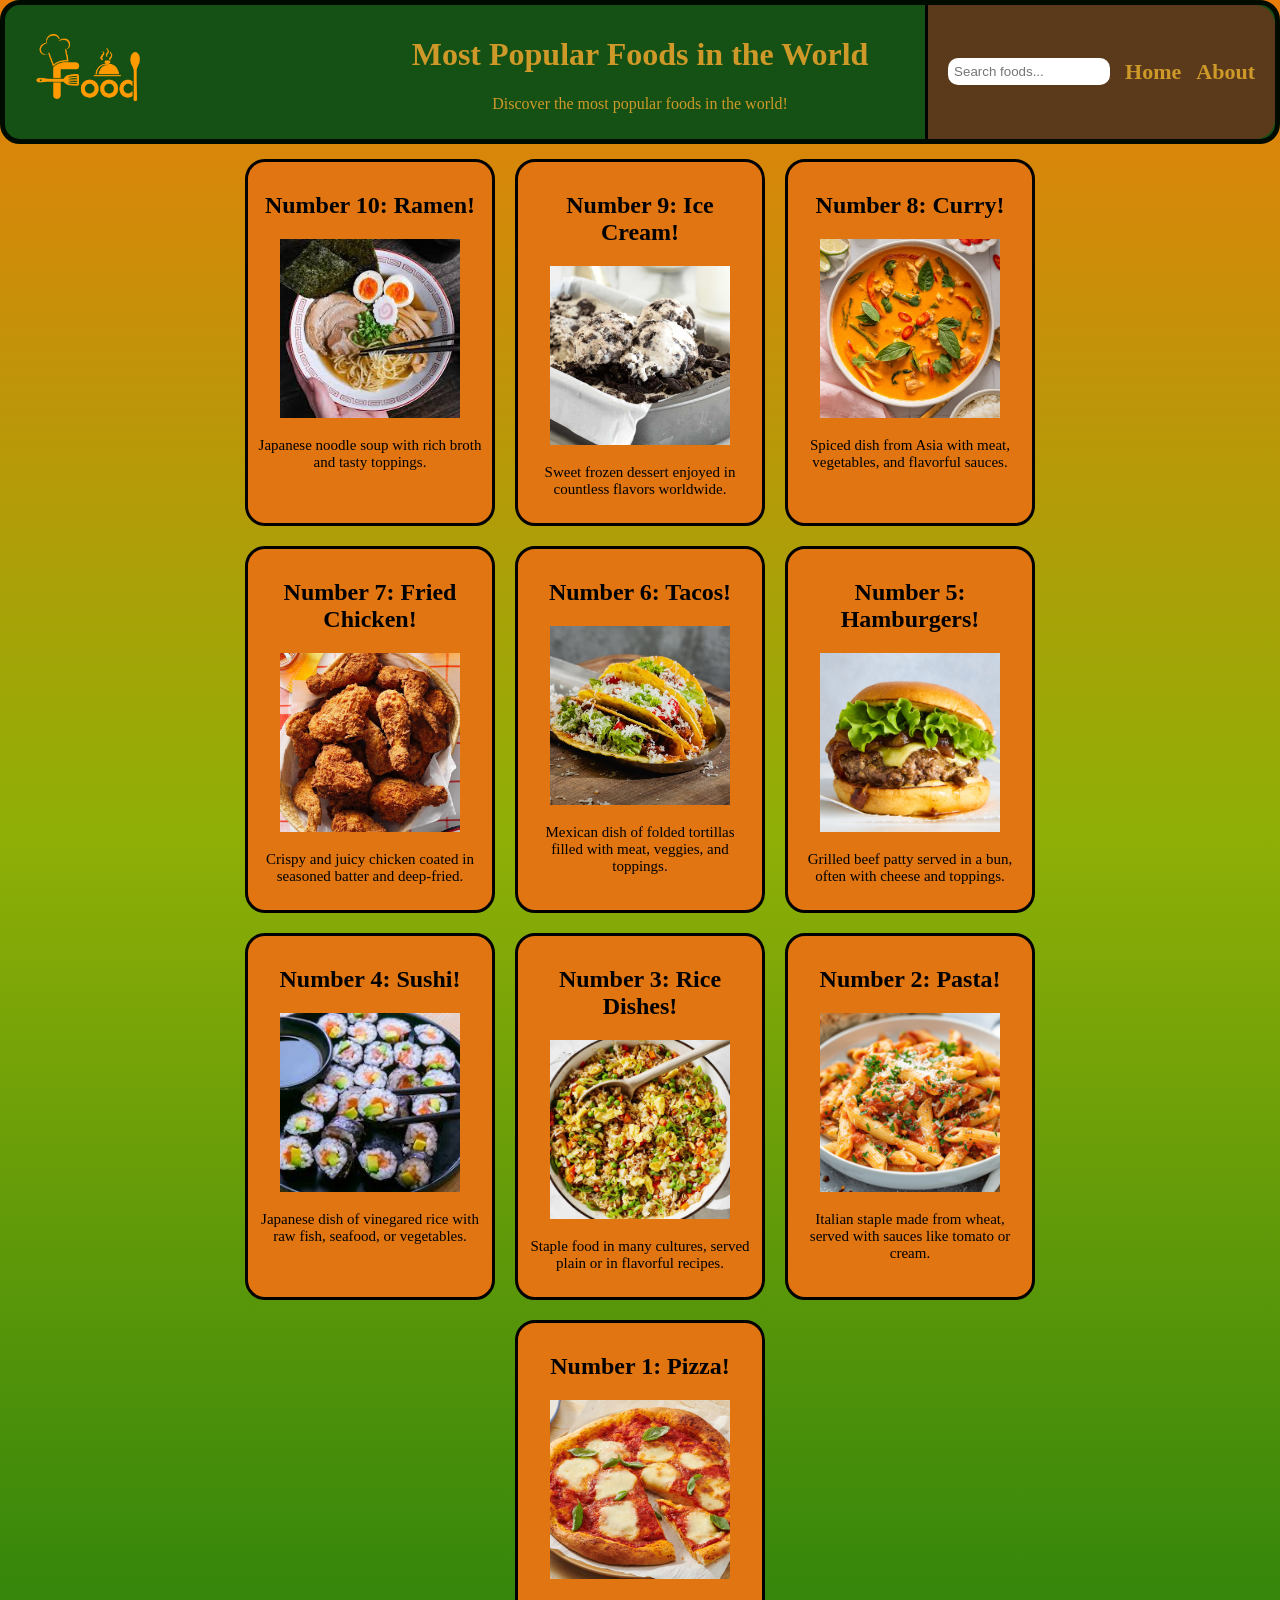
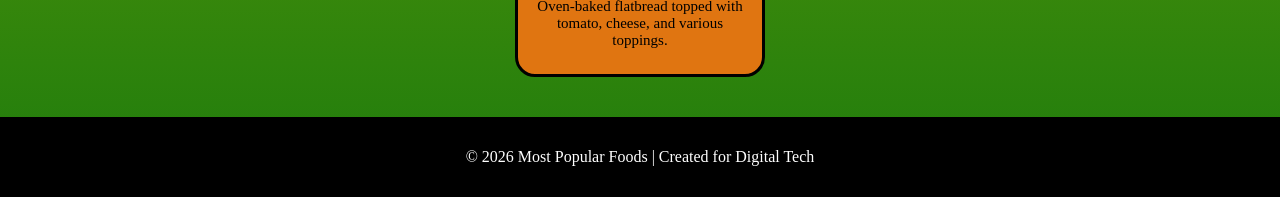
<file: index.html>
<!DOCTYPE html>
<html lang="en">
<head>
  <meta charset="UTF-8">
  <title>Food-Home</title>
  <link rel="stylesheet" href="Style.CSS">

  
  <link rel="icon" type="image/png" href="Images/WebsiteLogo.png">
</head>

<body>

<div class="NavBar">

  <img src="Images/WebsiteLogo.png" alt="Logo">

  <h1>Most Popular Foods in the World</h1>

  <p>Discover the most popular foods in the world!</p>

  <div class="NavRight">

    <input type="text" placeholder="Search foods..." class="SearchBar">

    <div class="NavLinks">
      <a href="index.html">Home</a>
      <a href="About.html">About</a>
    </div>

  </div>

</div>

<div class="Grid">

  <div class="box">
    <a href="FoodPages/RamenPage10.html">
      <h2>Number 10: Ramen!</h2>
      <img src="Images/Ramen.jpeg" alt="Ramen">
      <p>Japanese noodle soup with rich broth and tasty toppings.</p>
    </a>
  </div>

  <div class="box">
    <a href="FoodPages/IceCreamPage9.html">
      <h2>Number 9: Ice Cream!</h2>
      <img src="Images/cookies-and-cream.jpeg" alt="Ice Cream">
      <p>Sweet frozen dessert enjoyed in countless flavors worldwide.</p>
    </a>
  </div>

  <div class="box">
    <a href="FoodPages/CurryPage8.html">
      <h2>Number 8: Curry!</h2>
      <img src="Images/curry.jpg" alt="Curry">
      <p>Spiced dish from Asia with meat, vegetables, and flavorful sauces.</p>
    </a>
  </div>

  <div class="box">
    <a href="FoodPages/FriedChickenPage7.html">
      <h2>Number 7: Fried Chicken!</h2>
      <img src="Images/fried-chicken.jpg" alt="Fried Chicken">
      <p>Crispy and juicy chicken coated in seasoned batter and deep-fried.</p>
    </a>
  </div>

  <div class="box">
    <a href="FoodPages/TacosPage6.html">
      <h2>Number 6: Tacos!</h2>
      <img src="Images/Tacos.jpg" alt="Tacos">
      <p>Mexican dish of folded tortillas filled with meat, veggies, and toppings.</p>
    </a>
  </div>

  <div class="box">
    <a href="FoodPages/Hamburgers5.html">
      <h2>Number 5: Hamburgers!</h2>
      <img src="Images/Burger.jpg" alt="Hamburgers">
      <p>Grilled beef patty served in a bun, often with cheese and toppings.</p>
    </a>
  </div>

  <div class="box">
    <a href="FoodPages/SushiPage4.html">
      <h2>Number 4: Sushi!</h2>
      <img src="Images/sushi.jpeg" alt="Sushi">
      <p>Japanese dish of vinegared rice with raw fish, seafood, or vegetables.</p>
    </a>
  </div>

  <div class="box">
    <a href="FoodPages/RiceDishesPage3.html">
      <h2>Number 3: Rice Dishes!</h2>
      <img src="Images/RiceDishes.jpg" alt="Rice Dishes">
      <p>Staple food in many cultures, served plain or in flavorful recipes.</p>
    </a>
  </div>

  <div class="box">
    <a href="FoodPages/PastaPage2.html">
      <h2>Number 2: Pasta!</h2>
      <img src="Images/Pasta.png" alt="Pasta">
      <p>Italian staple made from wheat, served with sauces like tomato or cream.</p>
    </a>
  </div>

  <div class="box">
    <a href="FoodPages/PizzaPage1.html">
      <h2>Number 1: Pizza!</h2>
      <img src="Images/Pizza.jpg" alt="Pizza">
      <p>Oven-baked flatbread topped with tomato, cheese, and various toppings.</p>
    </a>
  </div>

</div>

<a href="#" class="BackToTop">↑ Top</a>

<div class="Footer">
  <p>© 2026 Most Popular Foods | Created for Digital Tech</p>
</div>

<!-- JavaScript features -->

<script>
const btn = document.querySelector(".BackToTop");

window.addEventListener("scroll", () => {
  if (window.scrollY > 200) {
    btn.style.display = "block";
  } else {
    btn.style.display = "none";
  }
});
</script>

<script>
const search = document.querySelector(".SearchBar");
const boxes = document.querySelectorAll(".box");

search.addEventListener("keyup", () => {
  const value = search.value.toLowerCase();

  boxes.forEach(box => {
    const text = box.innerText.toLowerCase();
    box.style.display = text.includes(value) ? "block" : "none";
  });
});
</script>

<script>
window.onload = () => {
  document.body.style.opacity = "1";
};
</script>

</body>
</html>
</file>
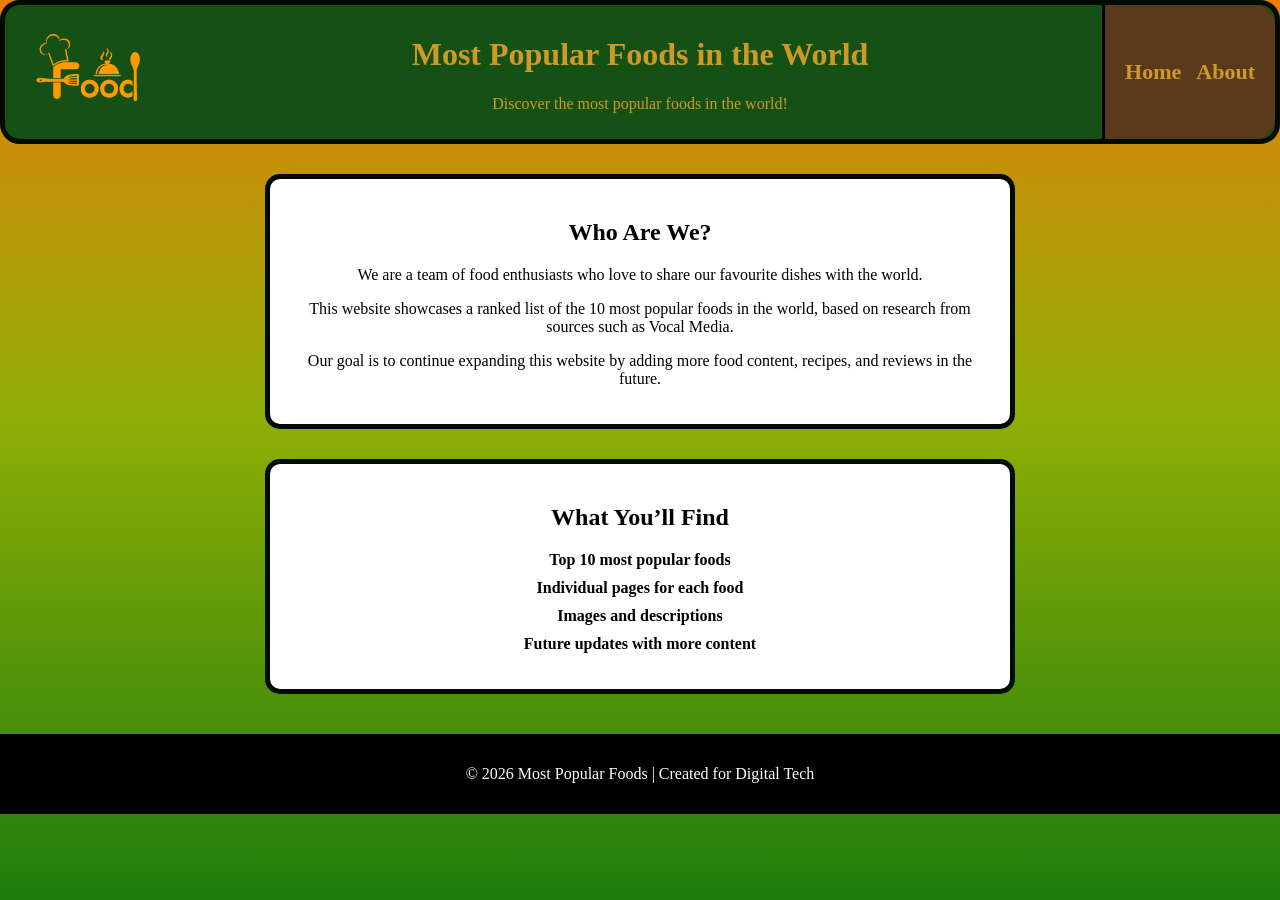
<file: About.html>
<!DOCTYPE html>
<html lang="en">
<head>
  <meta charset="UTF-8">
  <link rel="stylesheet" href="Style.CSS">
  <title>About us</title>

<link rel="icon" type="image/png" href="Images/WebsiteLogo.png">

  <style>
    body {
      background-color: #4158D0;
      background-image: linear-gradient(180deg, #e87d0a 0%, #90af06 46%, #1e7c0d 100%);
      margin: 0;
      min-height: 100vh;
    }
  </style>
</head>

<body>

<div class="NavBar">

  <img src="Images/WebsiteLogo.png" alt="Logo">

  <h1>Most Popular Foods in the World</h1>
  <p>Discover the most popular foods in the world!</p>

  <div class="NavRight">



    <div class="NavLinks">
      <a href="index.html">Home</a>
      <a href="About.html">About</a>
    </div>

  </div>

</div>

<div class="AboutContainer">

  <h2>Who Are We?</h2>

  <p>We are a team of food enthusiasts who love to share our favourite dishes with the world.</p>

  <p>This website showcases a ranked list of the 10 most popular foods in the world, based on research from sources such as Vocal Media.</p>

  <p>Our goal is to continue expanding this website by adding more food content, recipes, and reviews in the future.</p>

</div>

<div class="AboutExtra">

  <h2>What You’ll Find</h2>

  <ul>
    <li>Top 10 most popular foods</li>
    <li>Individual pages for each food</li>
    <li>Images and descriptions</li>
    <li>Future updates with more content</li>
  </ul>

</div>

<a href="#" class="BackToTop">↑ Top</a>

<div class="Footer">
  <p>© 2026 Most Popular Foods | Created for Digital Tech</p>
</div>

<script>
window.onload = () => {
  document.body.style.opacity = "1";
};
</script>

</body>
</html>
</file>
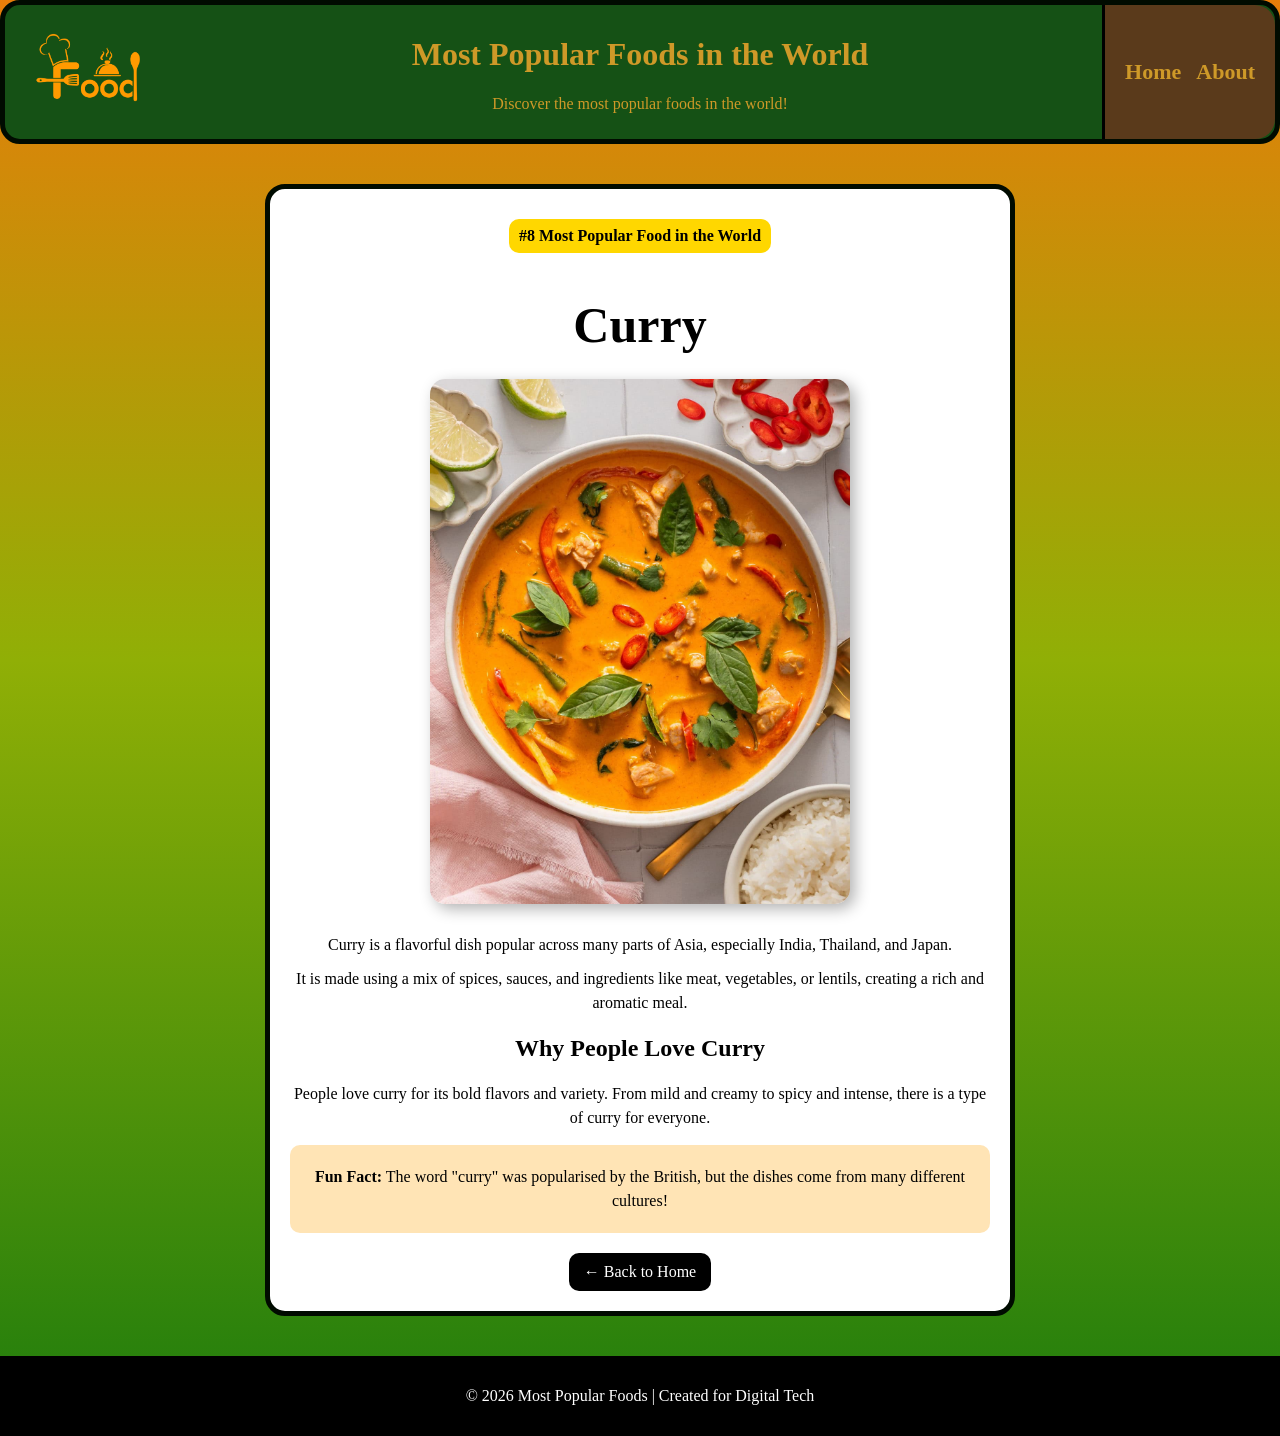
<file: FoodPages/CurryPage8.html>
<!DOCTYPE html>
<html lang="en">
<head>
<link rel="stylesheet" href="../Style.CSS">
<title>Curry</title>
<link rel="icon" type="image/png" href="../Images/WebsiteLogo.png">
</head>

<body>

<div class="NavBar">

  <img src="../Images/WebsiteLogo.png" alt="Logo">

  <h1>Most Popular Foods in the World</h1>

  <p>Discover the most popular foods in the world!</p>

  <div class="NavRight">


    <div class="NavLinks">
      <a href="../index.html">Home</a>
      <a href="../About.html">About</a>
    </div>

  </div>
</div>

<style>
body {
    background-color: #4158D0;
    background-image: linear-gradient(180deg, #e87d0a 0%, #90af06 46%, #1e7c0d 100%);
    margin: 0;
    min-height: 100vh;
}
</style>

<div class="FoodPage">

  <p class="Rating">#8 Most Popular Food in the World</p>

  <h1>Curry</h1>

  <img src="../Images/curry.jpg" alt="Curry">

  <p>
    Curry is a flavorful dish popular across many parts of Asia,
    especially India, Thailand, and Japan.
  </p>

  <p>
    It is made using a mix of spices, sauces, and ingredients like meat,
    vegetables, or lentils, creating a rich and aromatic meal.
  </p>

  <h2>Why People Love Curry</h2>

  <p>
    People love curry for its bold flavors and variety.
    From mild and creamy to spicy and intense, there is a type of curry for everyone.
  </p>

  <div class="FunFact">
    <p><strong>Fun Fact:</strong> The word "curry" was popularised by the British, but the dishes come from many different cultures!</p>
  </div>

  <a href="../index.html" class="BackButton">← Back to Home</a>

</div>

<a href="#" class="BackToTop">↑ Top</a>

<div class="Footer">
  <p>© 2026 Most Popular Foods | Created for Digital Tech</p>
</div>

<script id="m3x9k1">
const btn = document.querySelector(".BackToTop");

window.addEventListener("scroll", () => {
  if (window.scrollY > 200) {
    btn.style.display = "block";
  } else {
    btn.style.display = "none";
  }
});
</script>

<script>
window.onload = () => {
  document.body.style.opacity = "1";
};
</script>

</body>
</html>
</file>
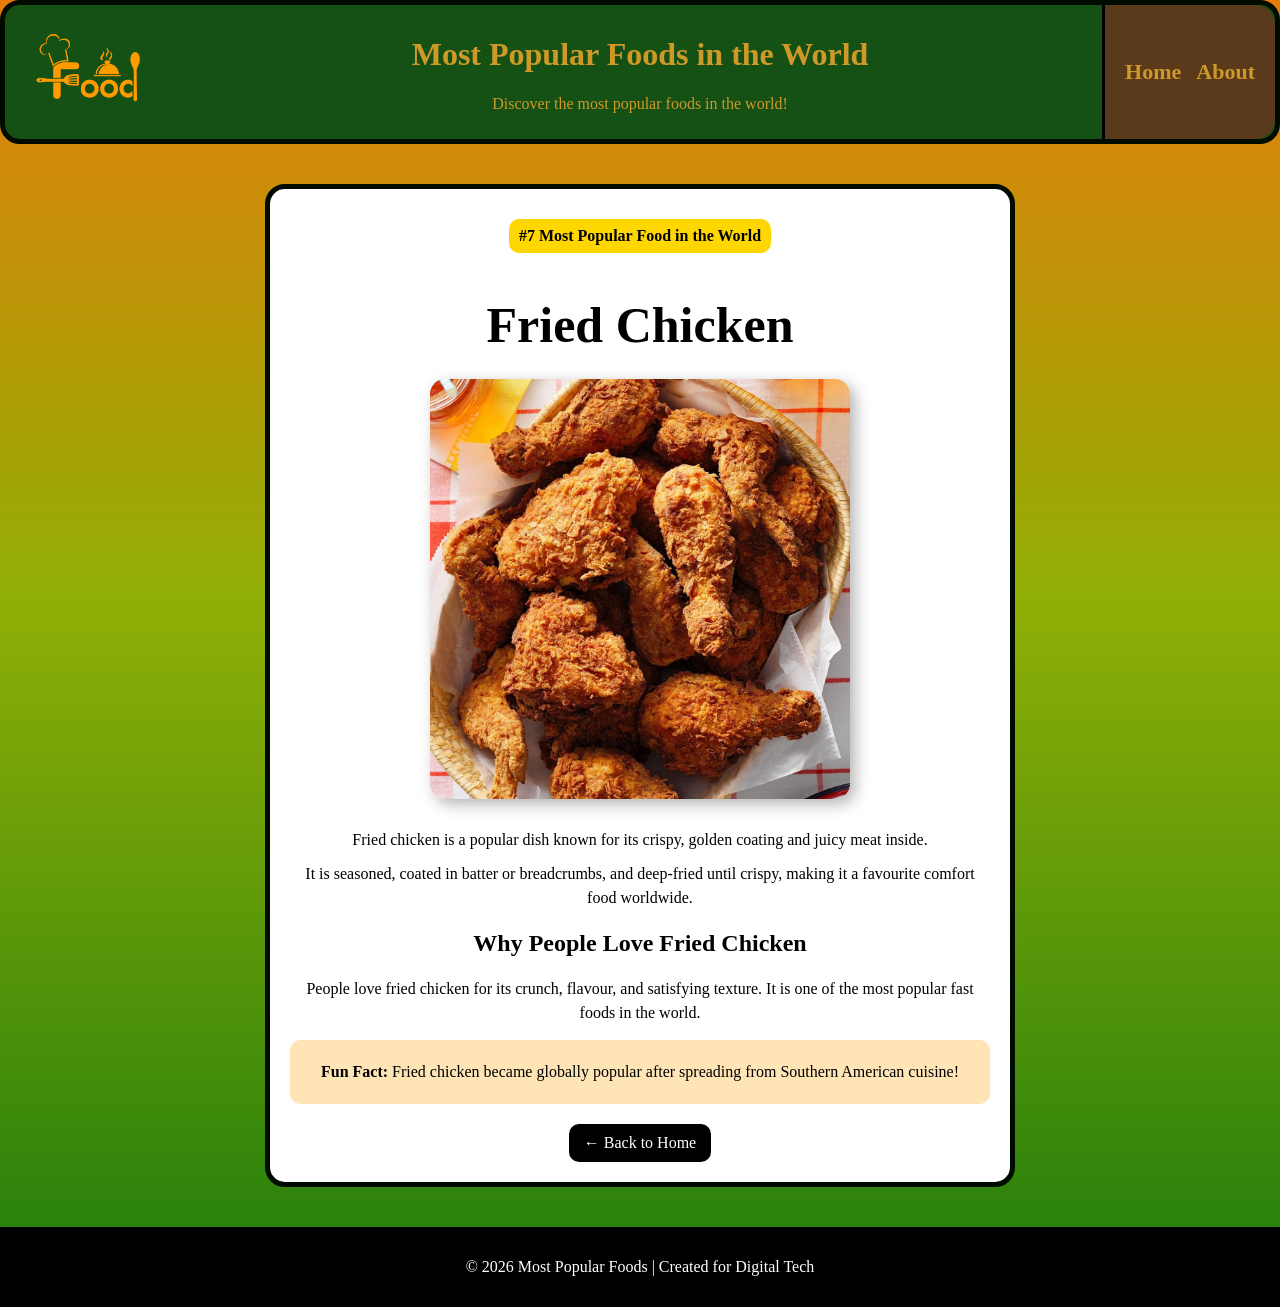
<file: FoodPages/FriedChickenPage7.html>
<!DOCTYPE html>
<html lang="en">
<head>
<link rel="stylesheet" href="../Style.CSS">
<title>Fried Chicken</title>
<link rel="icon" type="image/png" href="../Images/WebsiteLogo.png">
</head>

<body>

<div class="NavBar">

  <img src="../Images/WebsiteLogo.png" alt="Logo">

  <h1>Most Popular Foods in the World</h1>

  <p>Discover the most popular foods in the world!</p>

  <div class="NavRight">


    <div class="NavLinks">
      <a href="../index.html">Home</a>
      <a href="../About.html">About</a>
    </div>

  </div>
</div>

<style>
body {
    background-color: #4158D0;
    background-image: linear-gradient(180deg, #e87d0a 0%, #90af06 46%, #1e7c0d 100%);
    margin: 0;
    min-height: 100vh;
}
</style>

<div class="FoodPage">

  <p class="Rating">#7 Most Popular Food in the World</p>

  <h1>Fried Chicken</h1>

  <img src="../Images/fried-chicken.jpg" alt="Fried Chicken">

  <p>
    Fried chicken is a popular dish known for its crispy, golden coating
    and juicy meat inside.
  </p>

  <p>
    It is seasoned, coated in batter or breadcrumbs, and deep-fried until crispy,
    making it a favourite comfort food worldwide.
  </p>

  <h2>Why People Love Fried Chicken</h2>

  <p>
    People love fried chicken for its crunch, flavour, and satisfying texture.
    It is one of the most popular fast foods in the world.
  </p>

  <div class="FunFact">
    <p><strong>Fun Fact:</strong> Fried chicken became globally popular after spreading from Southern American cuisine!</p>
  </div>

  <a href="../index.html" class="BackButton">← Back to Home</a>

</div>

<a href="#" class="BackToTop">↑ Top</a>

<div class="Footer">
  <p>© 2026 Most Popular Foods | Created for Digital Tech</p>
</div>

<script id="m3x9k1">
const btn = document.querySelector(".BackToTop");

window.addEventListener("scroll", () => {
  if (window.scrollY > 200) {
    btn.style.display = "block";
  } else {
    btn.style.display = "none";
  }
});
</script>

<script>
window.onload = () => {
  document.body.style.opacity = "1";
};
</script>

</body>
</html>
</file>
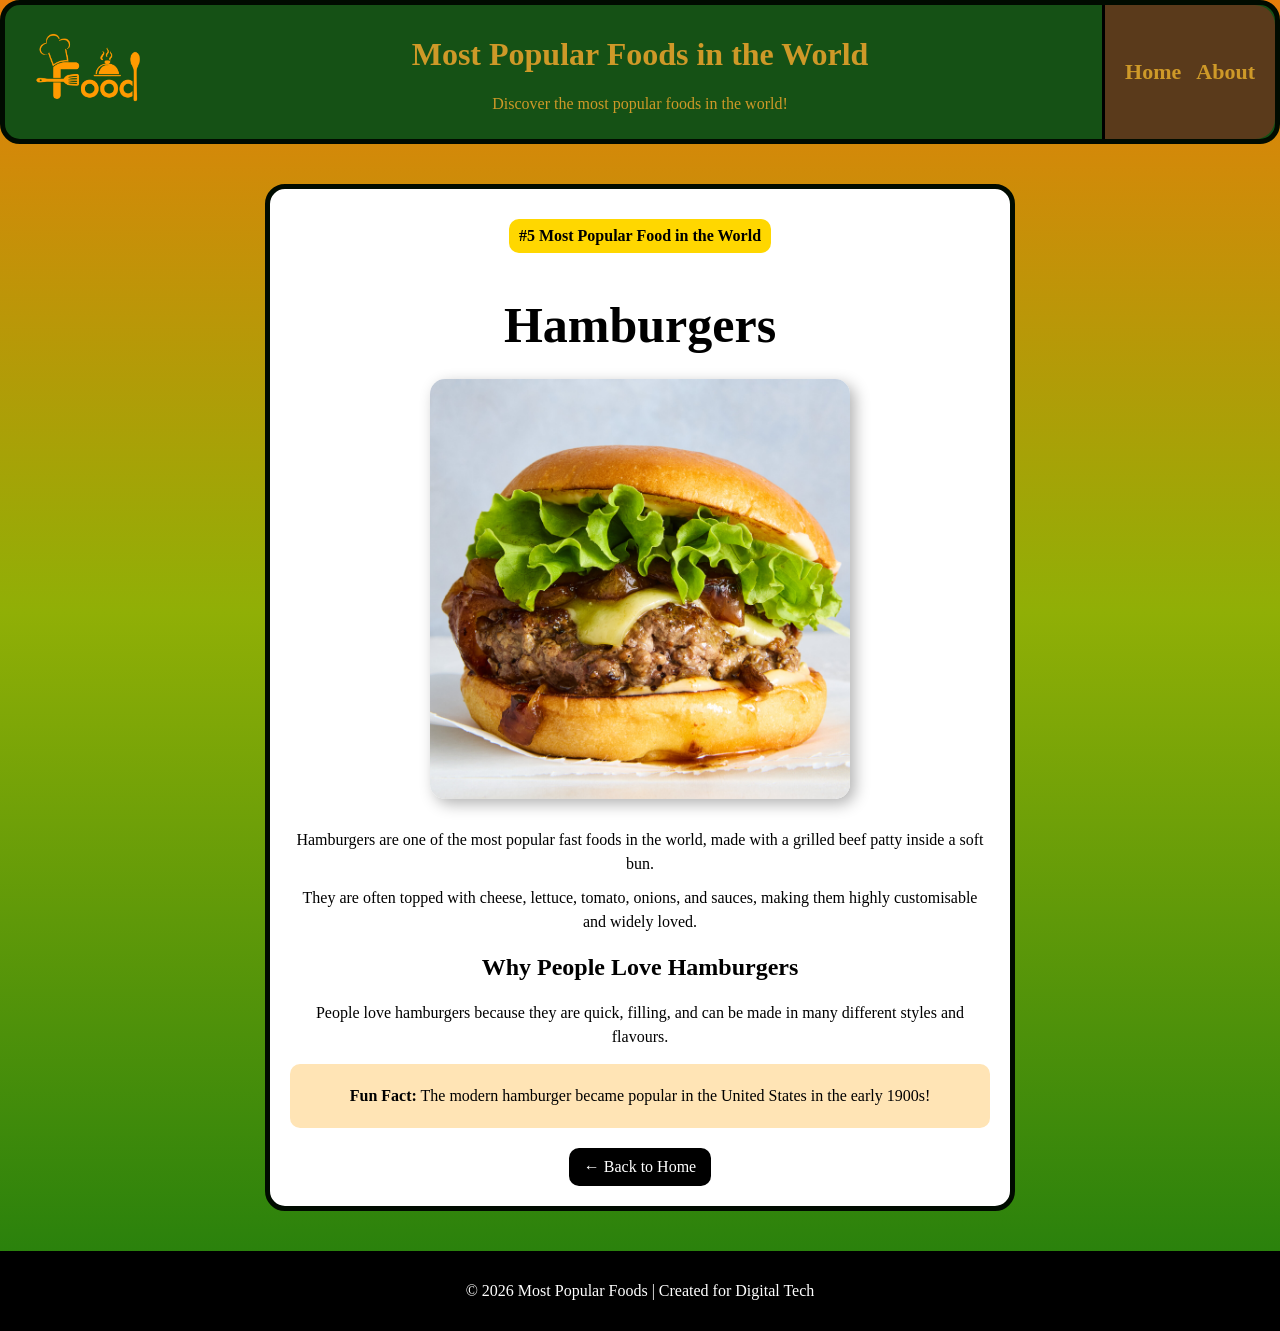
<file: FoodPages/Hamburgers5.html>
<!DOCTYPE html>
<html lang="en">
<head>
<link rel="stylesheet" href="../Style.CSS">
<title>Hamburgers</title>
<link rel="icon" type="image/png" href="../Images/WebsiteLogo.png">
</head>

<body>

<div class="NavBar">

  <img src="../Images/WebsiteLogo.png" alt="Logo">

  <h1>Most Popular Foods in the World</h1>

  <p>Discover the most popular foods in the world!</p>

  <div class="NavRight">


    <div class="NavLinks">
      <a href="../index.html">Home</a>
      <a href="../About.html">About</a>
    </div>

  </div>
</div>

<style>
body {
    background-color: #4158D0;
    background-image: linear-gradient(180deg, #e87d0a 0%, #90af06 46%, #1e7c0d 100%);
    margin: 0;
    min-height: 100vh;
}
</style>

<div class="FoodPage">

  <p class="Rating">#5 Most Popular Food in the World</p>

  <h1>Hamburgers</h1>

  <img src="../Images/Burger.jpg" alt="Hamburger">

  <p>
    Hamburgers are one of the most popular fast foods in the world,
    made with a grilled beef patty inside a soft bun.
  </p>

  <p>
    They are often topped with cheese, lettuce, tomato, onions, and sauces,
    making them highly customisable and widely loved.
  </p>

  <h2>Why People Love Hamburgers</h2>

  <p>
    People love hamburgers because they are quick, filling, and can be
    made in many different styles and flavours.
  </p>

  <div class="FunFact">
    <p><strong>Fun Fact:</strong> The modern hamburger became popular in the United States in the early 1900s!</p>
  </div>

  <a href="../index.html" class="BackButton">← Back to Home</a>

</div>

<a href="#" class="BackToTop">↑ Top</a>

<div class="Footer">
  <p>© 2026 Most Popular Foods | Created for Digital Tech</p>
</div>

<script id="m3x9k1">
const btn = document.querySelector(".BackToTop");

window.addEventListener("scroll", () => {
  if (window.scrollY > 200) {
    btn.style.display = "block";
  } else {
    btn.style.display = "none";
  }
});
</script>

<script>
window.onload = () => {
  document.body.style.opacity = "1";
};
</script>

</body>
</html>
</file>
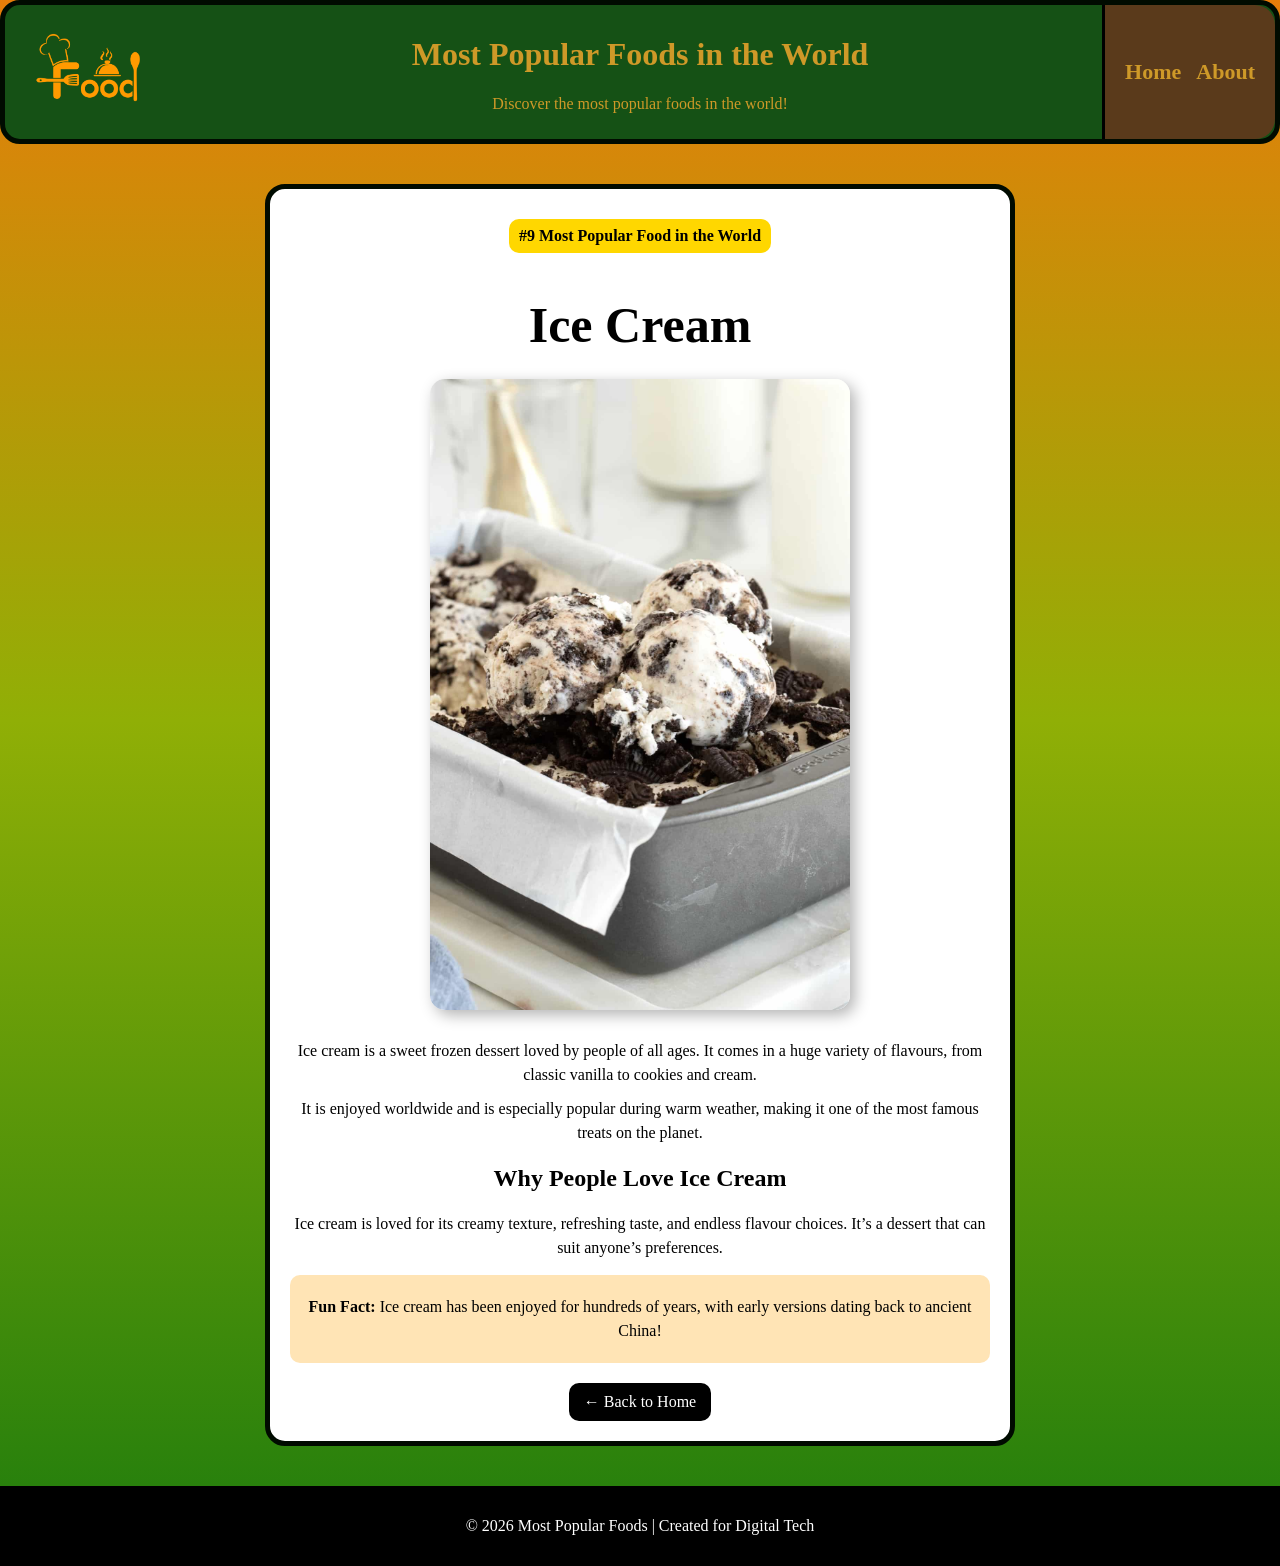
<file: FoodPages/IceCreamPage9.html>
<!DOCTYPE html>
<html lang="en">
<head>
<link rel="stylesheet" href="../Style.CSS">
<title>Ice Cream</title>
<link rel="icon" type="image/png" href="../Images/WebsiteLogo.png">
</head>

<body>

<div class="NavBar">

<img src="../Images/WebsiteLogo.png" alt="Logo">

  <h1>Most Popular Foods in the World</h1>

  <p>Discover the most popular foods in the world!</p>

<div class="NavRight">


  <div class="NavLinks">
    <a href="../index.html">Home</a>
    <a href="../About.html">About</a>
  </div>

</div>

</div>

<style>
body {
    background-color: #4158D0;
    background-image: linear-gradient(180deg, #e87d0a 0%, #90af06 46%, #1e7c0d 100%);
    margin: 0;
    min-height: 100vh;
}
</style>

<div class="FoodPage">

  <p class="Rating">#9 Most Popular Food in the World</p>

  <h1>Ice Cream</h1>

  <img src="../Images/cookies-and-cream.jpeg" alt="Ice Cream">

  <p>
    Ice cream is a sweet frozen dessert loved by people of all ages.
    It comes in a huge variety of flavours, from classic vanilla to cookies and cream.
  </p>

  <p>
    It is enjoyed worldwide and is especially popular during warm weather,
    making it one of the most famous treats on the planet.
  </p>

  <h2>Why People Love Ice Cream</h2>

  <p>
    Ice cream is loved for its creamy texture, refreshing taste, and endless flavour choices.
    It’s a dessert that can suit anyone’s preferences.
  </p>

  <div class="FunFact">
    <p><strong>Fun Fact:</strong> Ice cream has been enjoyed for hundreds of years, with early versions dating back to ancient China!</p>
  </div>

  <a href="../index.html" class="BackButton">← Back to Home</a>

</div>

<a href="#" class="BackToTop">↑ Top</a>

<div class="Footer">
  <p>© 2026 Most Popular Foods | Created for Digital Tech</p>
</div>

<script id="m3x9k1">
const btn = document.querySelector(".BackToTop");

window.addEventListener("scroll", () => {
  if (window.scrollY > 200) {
    btn.style.display = "block";
  } else {
    btn.style.display = "none";
  }
});
</script>

<script>
window.onload = () => {
  document.body.style.opacity = "1";
};
</script>

</body>
</html>
</file>
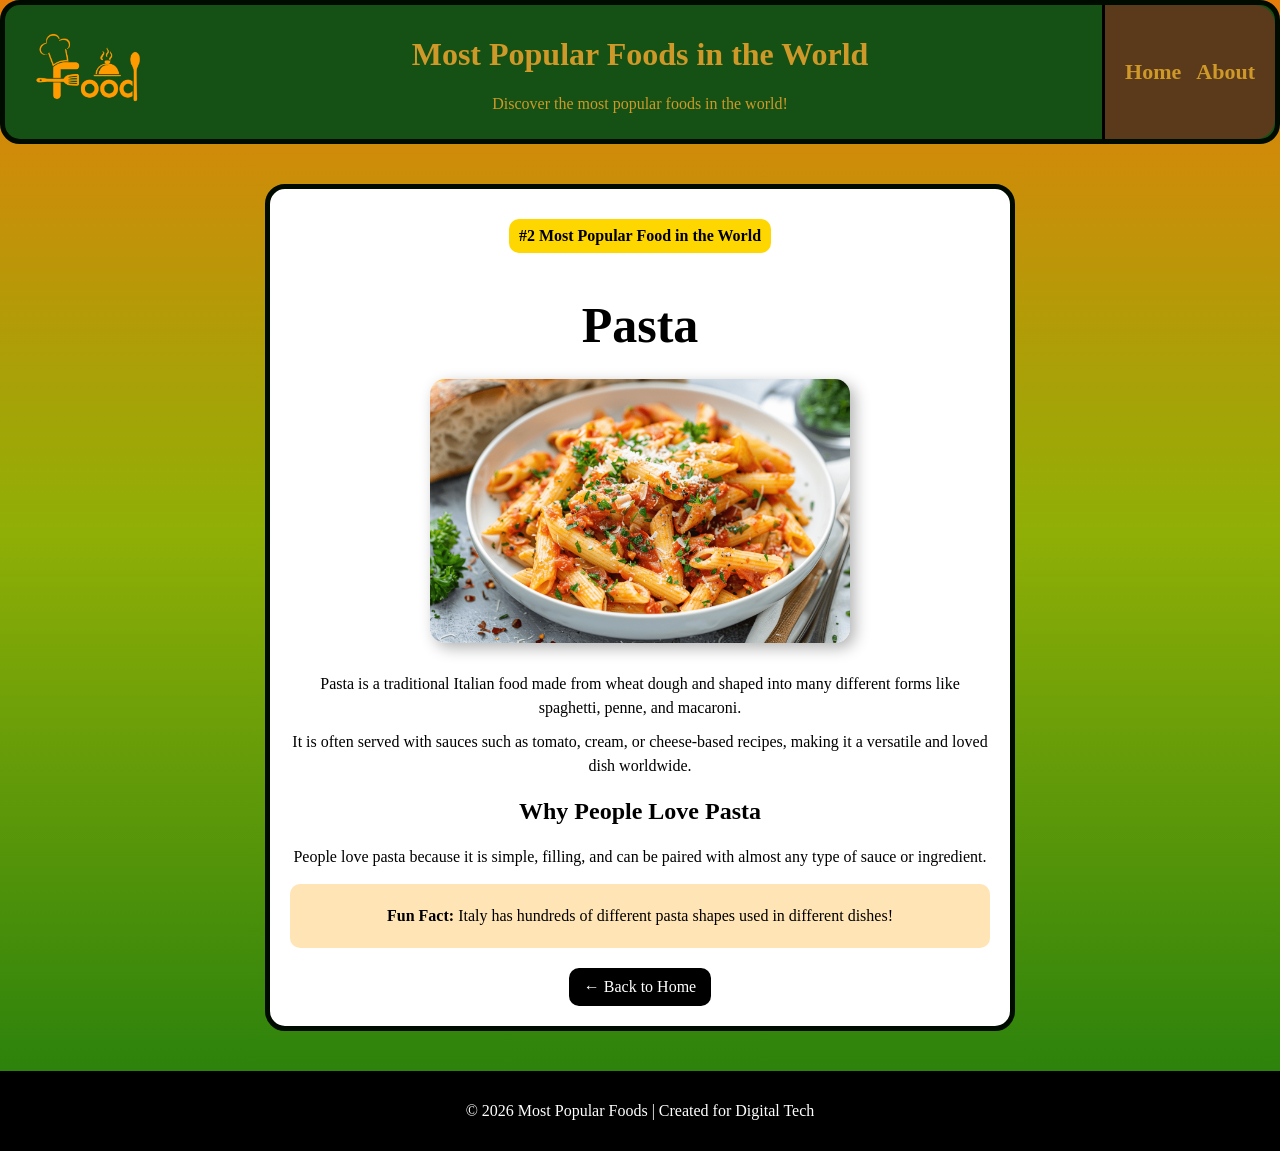
<file: FoodPages/PastaPage2.html>
<!DOCTYPE html>
<html lang="en">
<head>
<link rel="stylesheet" href="../Style.CSS">
<title>Pasta</title>
<link rel="icon" type="image/png" href="../Images/WebsiteLogo.png">
</head>

<body>

<div class="NavBar">

  <img src="../Images/WebsiteLogo.png" alt="Logo">

  <h1>Most Popular Foods in the World</h1>

  <p>Discover the most popular foods in the world!</p>

  <div class="NavRight">


    <div class="NavLinks">
      <a href="../index.html">Home</a>
      <a href="../About.html">About</a>
    </div>

  </div>
</div>

<style>
body {
    background-color: #4158D0;
    background-image: linear-gradient(180deg, #e87d0a 0%, #90af06 46%, #1e7c0d 100%);
    margin: 0;
    min-height: 100vh;
}
</style>

<div class="FoodPage">

  <p class="Rating">#2 Most Popular Food in the World</p>

  <h1>Pasta</h1>

  <img src="../Images/Pasta.png" alt="Pasta">

  <p>
    Pasta is a traditional Italian food made from wheat dough
    and shaped into many different forms like spaghetti, penne, and macaroni.
  </p>

  <p>
    It is often served with sauces such as tomato, cream, or cheese-based recipes,
    making it a versatile and loved dish worldwide.
  </p>

  <h2>Why People Love Pasta</h2>

  <p>
    People love pasta because it is simple, filling, and can be paired with
    almost any type of sauce or ingredient.
  </p>

  <div class="FunFact">
    <p><strong>Fun Fact:</strong> Italy has hundreds of different pasta shapes used in different dishes!</p>
  </div>

  <a href="../index.html" class="BackButton">← Back to Home</a>

</div>

<a href="#" class="BackToTop">↑ Top</a>

<div class="Footer">
  <p>© 2026 Most Popular Foods | Created for Digital Tech</p>
</div>

<script id="m3x9k1">
const btn = document.querySelector(".BackToTop");

window.addEventListener("scroll", () => {
  if (window.scrollY > 200) {
    btn.style.display = "block";
  } else {
    btn.style.display = "none";
  }
});
</script>

<script>
window.onload = () => {
  document.body.style.opacity = "1";
};
</script>

</body>
</html>
</file>
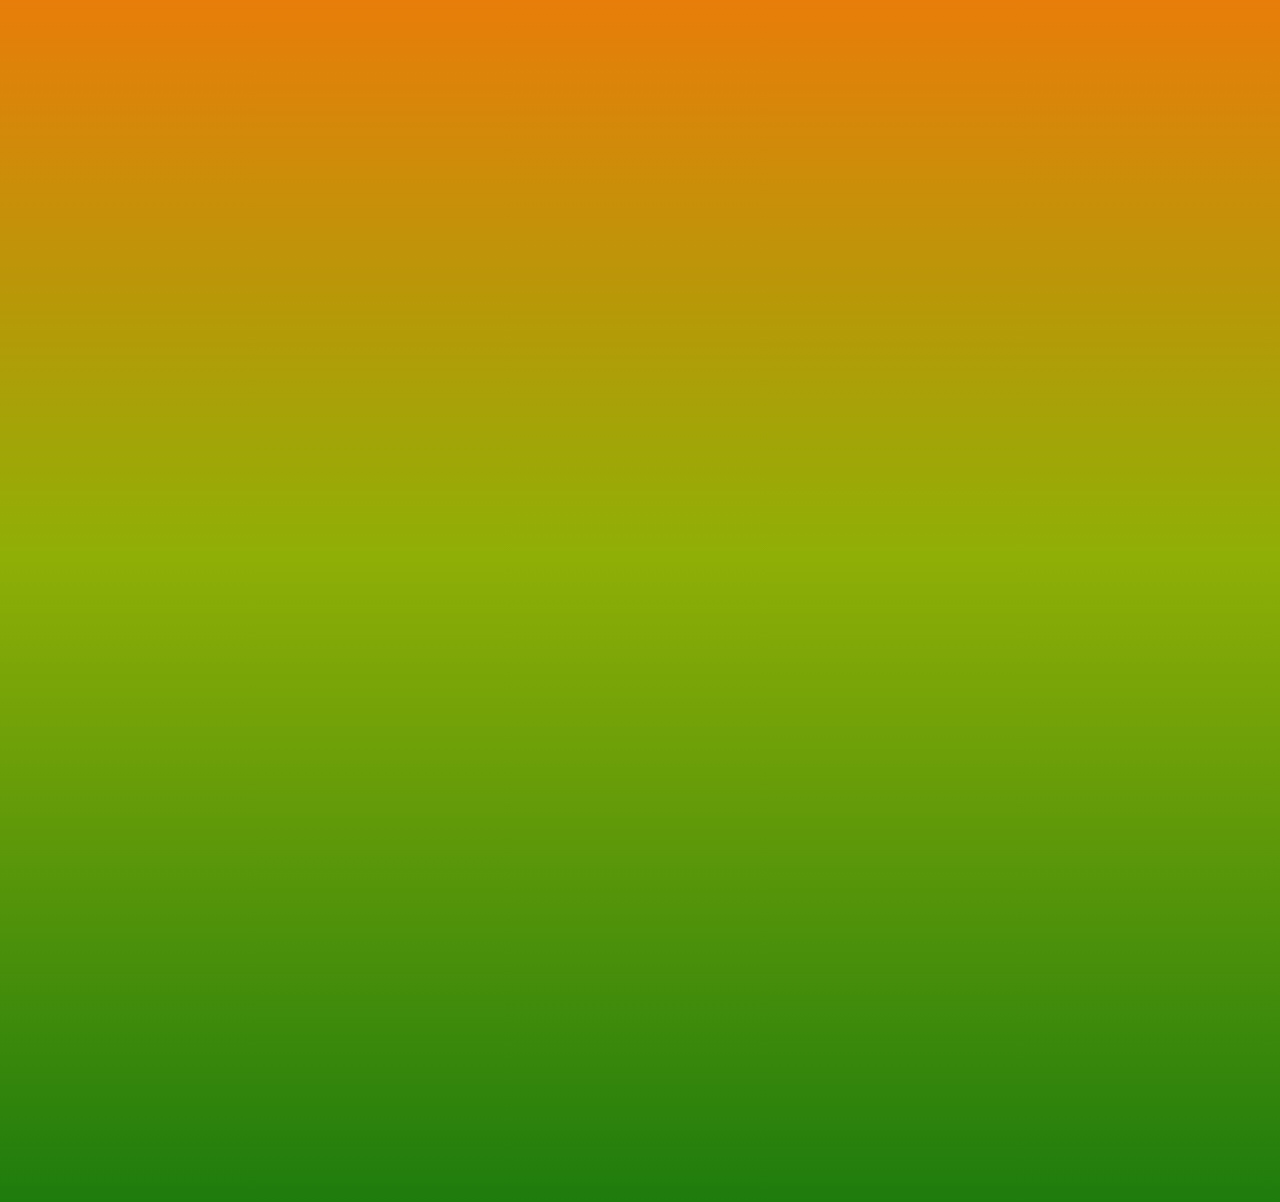
<file: FoodPages/PizzaPage1.html>
<!DOCTYPE html>
<html lang="en">
<head>
  <meta charset="UTF-8">
  <title>Pizza</title>
  <link rel="stylesheet" href="../Style.CSS">
</head>

<body>

<!-- NAVBAR -->
<div class="NavBar">

  <img src="../Images/WebsiteLogo.png" alt="Logo">

  <h1>Most Popular Foods in the World</h1>

  <p>Discover the most popular foods in the world!</p>

  <div class="NavRight">

    <input type="text" placeholder="Search foods..." class="SearchBar">

    <div class="NavLinks">
      <a href="../index.html">Home</a>
      <a href="../About.html">About</a>
    </div>

  </div>
</div>

<!-- FOOD CONTENT -->
<div class="FoodPage">

  <p class="Rating">#1 Most Popular Food in the World</p>

  <h1>Pizza</h1>

  <img src="../Images/Pizza.jpg" alt="Pizza">

  <p>
    Pizza is one of the most famous foods in the world, originating from Italy
    and now enjoyed globally in countless styles and flavours.
  </p>

  <p>
    It typically consists of a baked dough base topped with tomato sauce,
    cheese, and a wide variety of toppings such as meats and vegetables.
  </p>

  <h2>Why People Love Pizza</h2>

  <p>
    People love pizza because it is easy to share, highly customisable,
    and packed with flavour in every slice.
  </p>

  <div class="FunFact">
    <p><strong>Fun Fact:</strong> The world’s first pizza is believed to have been made in Naples, Italy!</p>
  </div>

  <a href="../index.html" class="BackButton">← Back to Home</a>

</div>

<!-- FOOTER -->
<div class="Footer">
  <p>© 2026 Most Popular Foods | Created for Digital Tech</p>
</div>

</body>
</html>
</file>
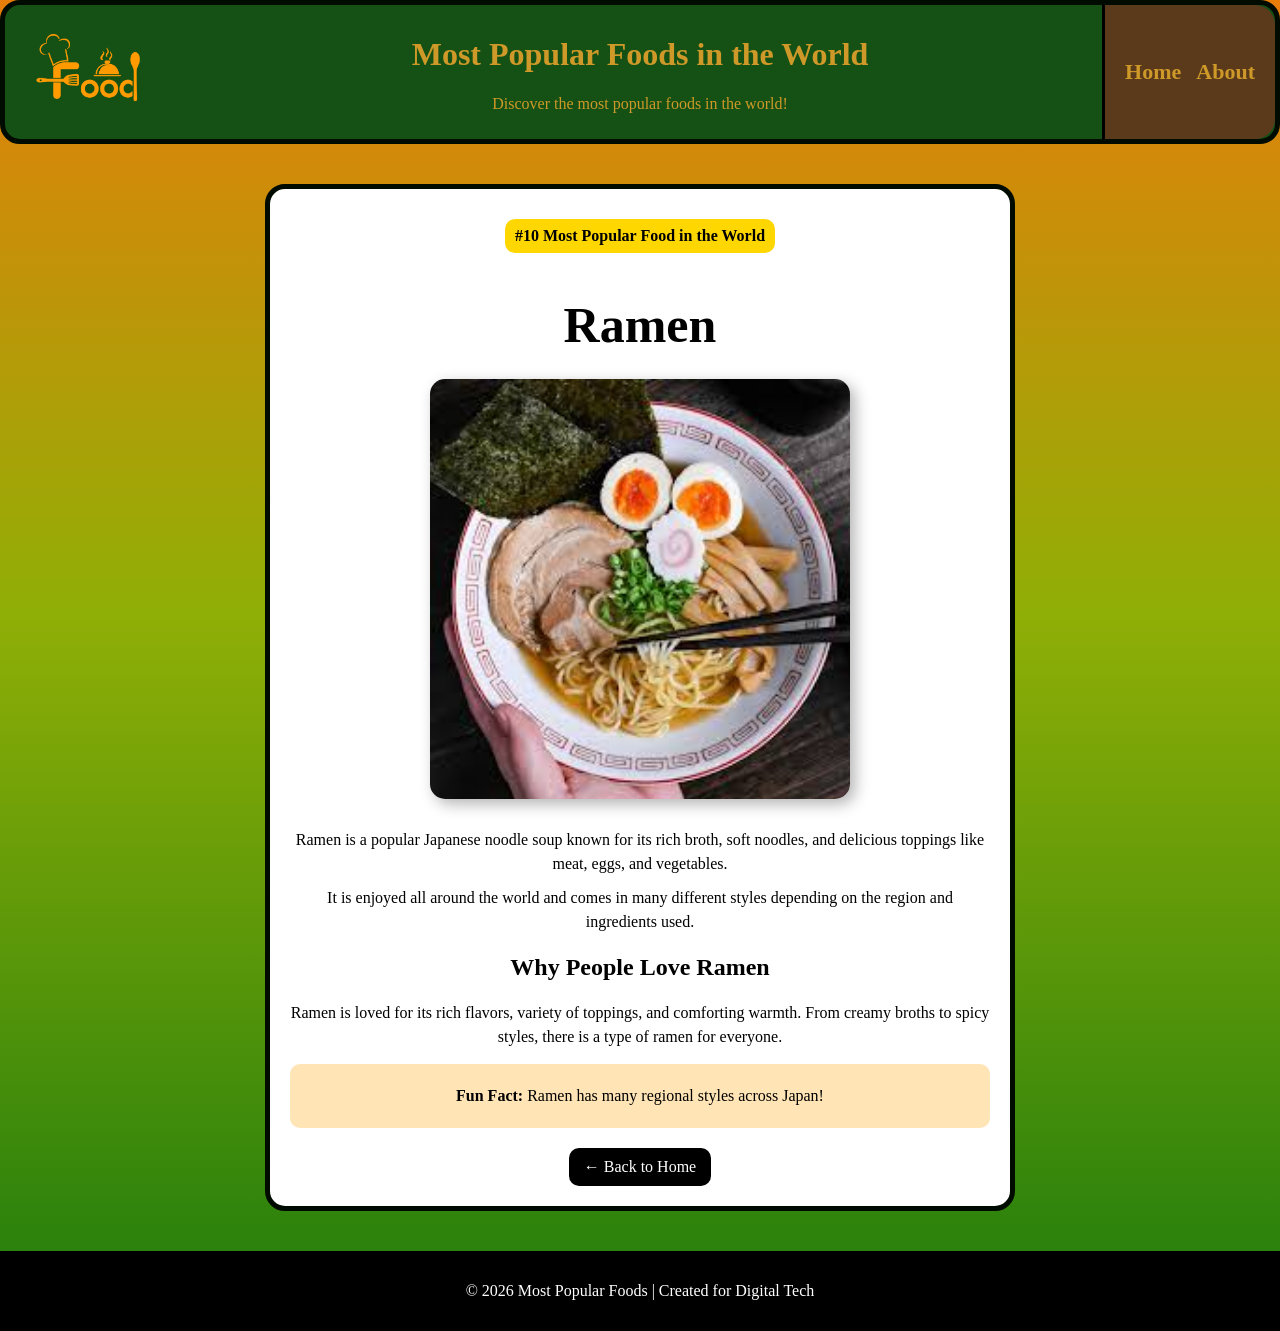
<file: FoodPages/RamenPage10.html>
<!DOCTYPE html>
<html lang="en">
<head>
<link rel="stylesheet" href="../Style.CSS">
<title>Ramen</title>
<link rel="icon" type="image/png" href="../Images/WebsiteLogo.png">
</head>

<body>
<div class="NavBar">

<img src="../Images/WebsiteLogo.png" alt="Logo">

  <h1>Most Popular Foods in the World</h1>

  <p>Discover the most popular foods in the world!</p>

<div class="NavRight">


  <div class="NavLinks">
<a href="../index.html">Home</a>
<a href="../About.html">About</a>
  </div>

</div>

</div>

<style>
   body {
            background-color: #4158D0;
            background-image: linear-gradient(180deg, #e87d0a 0%, #90af06 46%, #1e7c0d 100%);
            margin: 0;
            min-height: 100vh;
        }
</style>

<div class="FoodPage">
<p class="Rating">#10 Most Popular Food in the World</p>
  <h1>Ramen</h1>

  <img src="../Images/Ramen.jpeg" alt="Ramen">

  <p>
    Ramen is a popular Japanese noodle soup known for its rich broth,
    soft noodles, and delicious toppings like meat, eggs, and vegetables.
  </p>

  <p>
    It is enjoyed all around the world and comes in many different styles
    depending on the region and ingredients used.
  </p>

  <h2>Why People Love Ramen</h2>

<p>
Ramen is loved for its rich flavors, variety of toppings, and comforting warmth.
From creamy broths to spicy styles, there is a type of ramen for everyone.
</p>
<div class="FunFact">
  <p><strong>Fun Fact:</strong> Ramen has many regional styles across Japan!</p>
</div> 

  <a href="../index.html" class="BackButton">← Back to Home</a>



</div>

<a href="#" class="BackToTop">↑ Top</a>

<div class="Footer">
  <p>© 2026 Most Popular Foods | Created for Digital Tech</p>
</div>

<script id="m3x9k1">
const btn = document.querySelector(".BackToTop");

window.addEventListener("scroll", () => {
  if (window.scrollY > 200) {
    btn.style.display = "block";
  } else {
    btn.style.display = "none";
  }
});
</script>

<script>
window.onload = () => {
  document.body.style.opacity = "1";
};
</script>

</body>
</html>
</file>
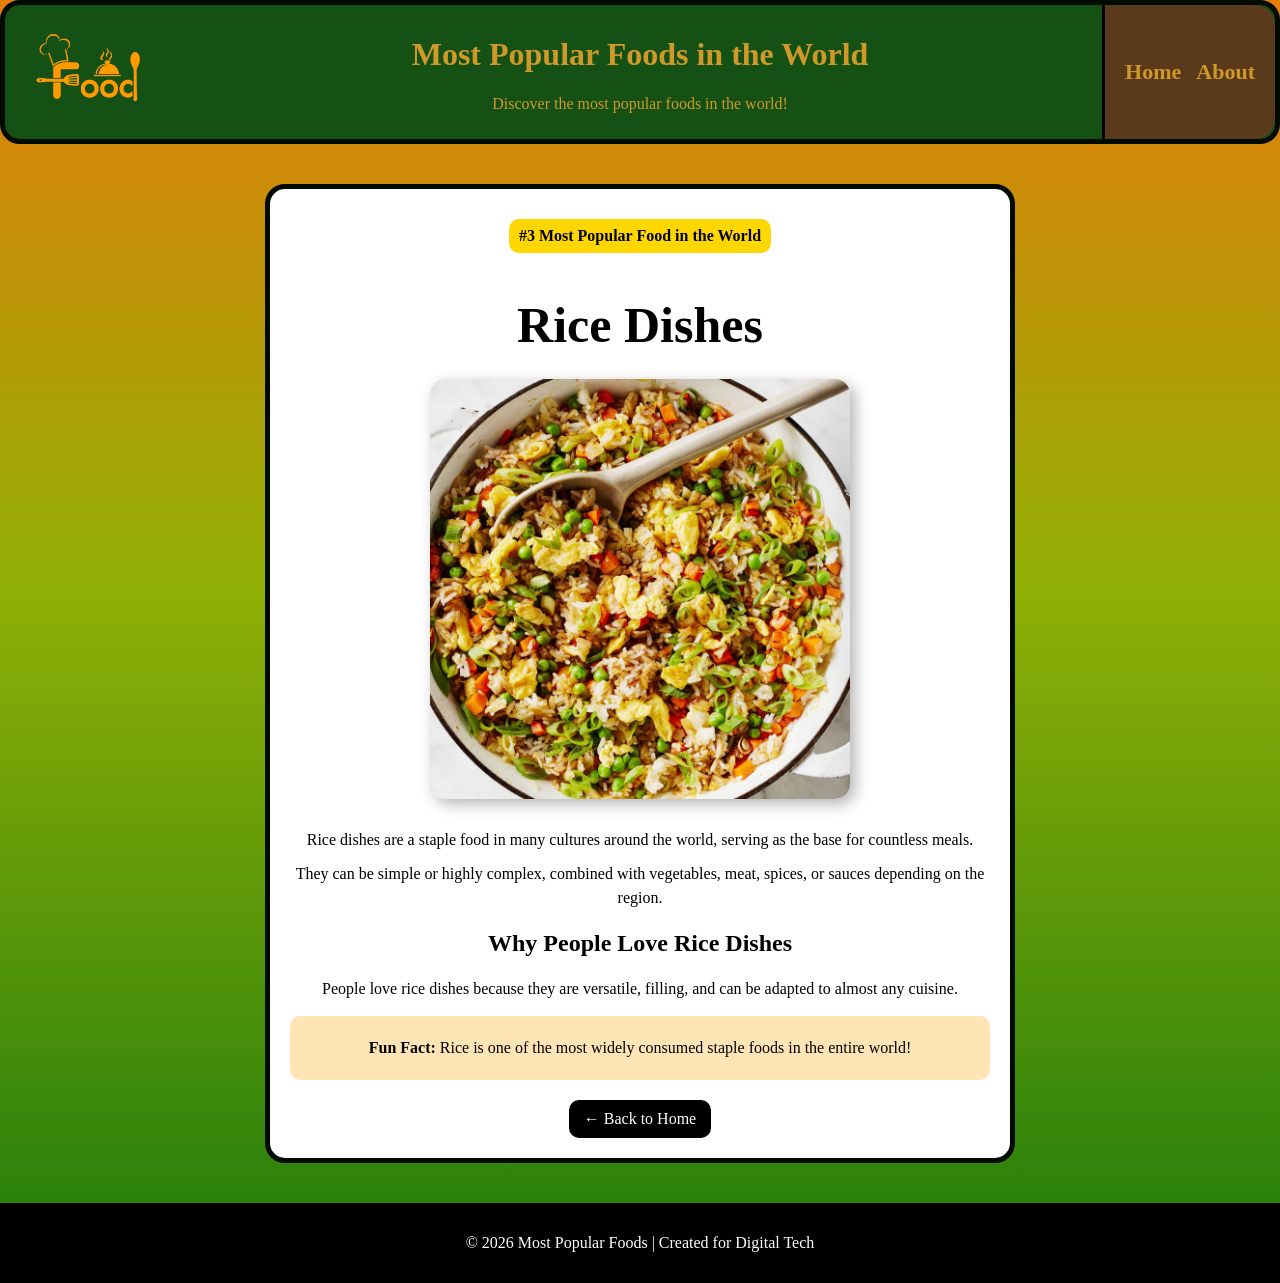
<file: FoodPages/RiceDishesPage3.html>
<!DOCTYPE html>
<html lang="en">
<head>
<link rel="stylesheet" href="../Style.CSS">
<title>Rice Dishes</title>
<link rel="icon" type="image/png" href="../Images/WebsiteLogo.png">
</head>

<body>

<div class="NavBar">

  <img src="../Images/WebsiteLogo.png" alt="Logo">

  <h1>Most Popular Foods in the World</h1>

  <p>Discover the most popular foods in the world!</p>

  <div class="NavRight">


    <div class="NavLinks">
      <a href="../index.html">Home</a>
      <a href="../About.html">About</a>
    </div>

  </div>
</div>

<style>
body {
    background-color: #4158D0;
    background-image: linear-gradient(180deg, #e87d0a 0%, #90af06 46%, #1e7c0d 100%);
    margin: 0;
    min-height: 100vh;
}
</style>

<div class="FoodPage">

  <p class="Rating">#3 Most Popular Food in the World</p>

  <h1>Rice Dishes</h1>

  <img src="../Images/RiceDishes.jpg" alt="Rice Dishes">

  <p>
    Rice dishes are a staple food in many cultures around the world,
    serving as the base for countless meals.
  </p>

  <p>
    They can be simple or highly complex, combined with vegetables,
    meat, spices, or sauces depending on the region.
  </p>

  <h2>Why People Love Rice Dishes</h2>

  <p>
    People love rice dishes because they are versatile, filling,
    and can be adapted to almost any cuisine.
  </p>

  <div class="FunFact">
    <p><strong>Fun Fact:</strong> Rice is one of the most widely consumed staple foods in the entire world!</p>
  </div>

  <a href="../index.html" class="BackButton">← Back to Home</a>

</div>

<a href="#" class="BackToTop">↑ Top</a>

<div class="Footer">
  <p>© 2026 Most Popular Foods | Created for Digital Tech</p>
</div>

<script id="m3x9k1">
const btn = document.querySelector(".BackToTop");

window.addEventListener("scroll", () => {
  if (window.scrollY > 200) {
    btn.style.display = "block";
  } else {
    btn.style.display = "none";
  }
});
</script>

<script>
window.onload = () => {
  document.body.style.opacity = "1";
};
</script>

</body>
</html>
</file>
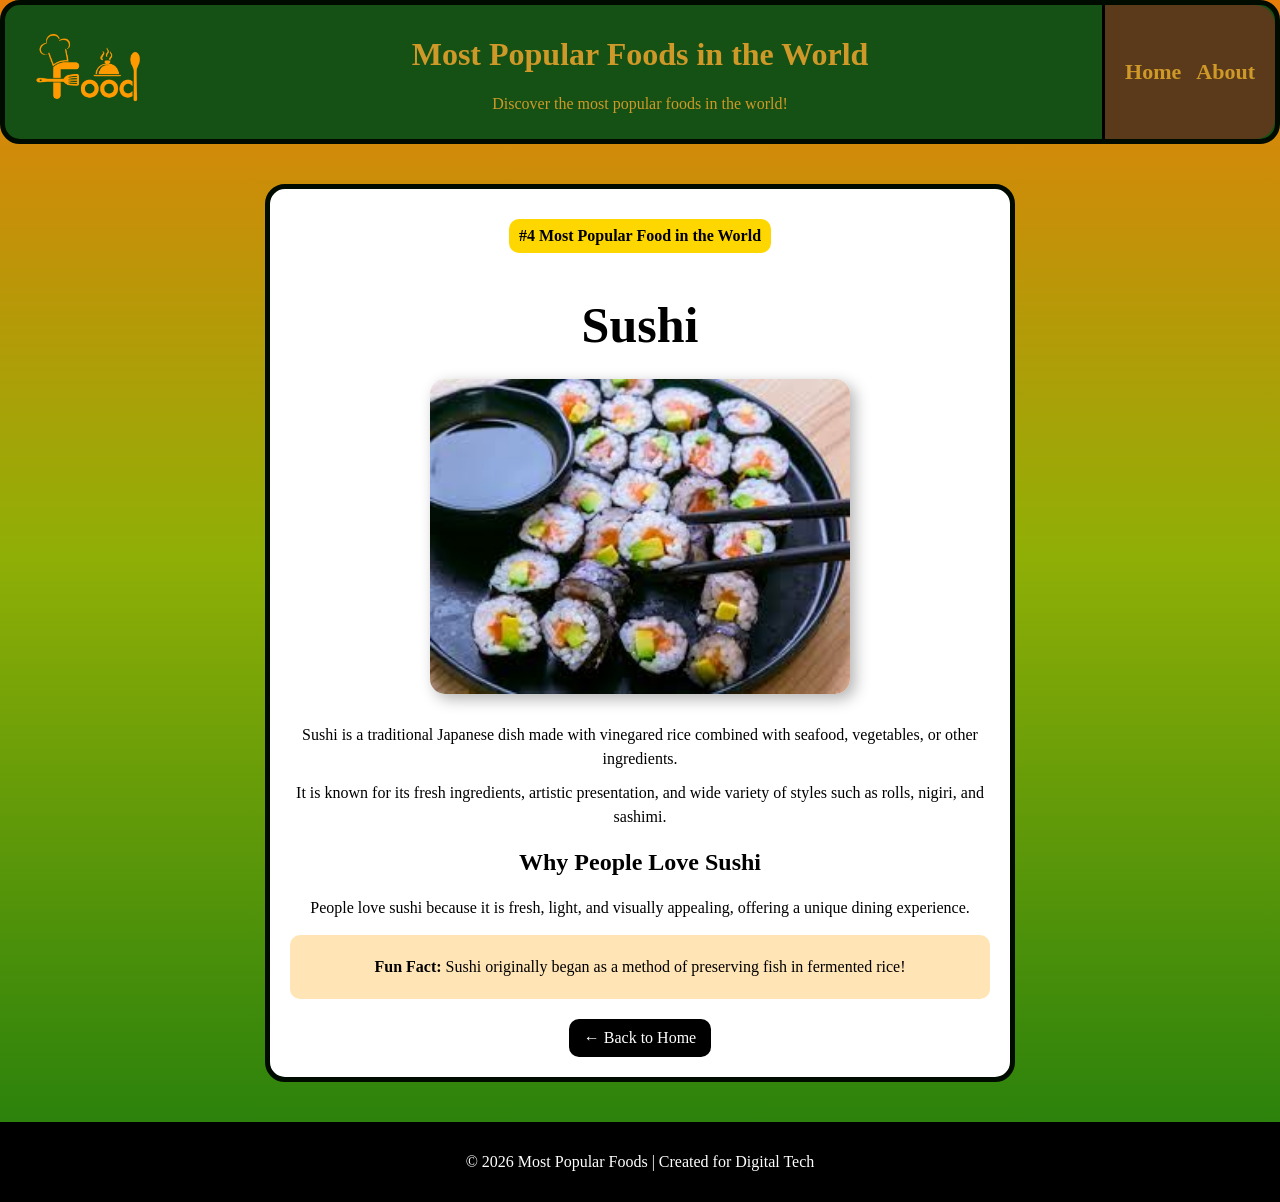
<file: FoodPages/SushiPage4.html>
<!DOCTYPE html>
<html lang="en">
<head>
<link rel="stylesheet" href="../Style.CSS">
<title>Sushi</title>
<link rel="icon" type="image/png" href="../Images/WebsiteLogo.png">
</head>

<body>

<div class="NavBar">

  <img src="../Images/WebsiteLogo.png" alt="Logo">

  <h1>Most Popular Foods in the World</h1>

  <p>Discover the most popular foods in the world!</p>

  <div class="NavRight">


    <div class="NavLinks">
      <a href="../index.html">Home</a>
      <a href="../About.html">About</a>
    </div>

  </div>
</div>

<style>
body {
    background-color: #4158D0;
    background-image: linear-gradient(180deg, #e87d0a 0%, #90af06 46%, #1e7c0d 100%);
    margin: 0;
    min-height: 100vh;
}
</style>

<div class="FoodPage">

  <p class="Rating">#4 Most Popular Food in the World</p>

  <h1>Sushi</h1>

  <img src="../Images/sushi.jpeg" alt="Sushi">

  <p>
    Sushi is a traditional Japanese dish made with vinegared rice
    combined with seafood, vegetables, or other ingredients.
  </p>

  <p>
    It is known for its fresh ingredients, artistic presentation,
    and wide variety of styles such as rolls, nigiri, and sashimi.
  </p>

  <h2>Why People Love Sushi</h2>

  <p>
    People love sushi because it is fresh, light, and visually appealing,
    offering a unique dining experience.
  </p>

  <div class="FunFact">
    <p><strong>Fun Fact:</strong> Sushi originally began as a method of preserving fish in fermented rice!</p>
  </div>

  <a href="../index.html" class="BackButton">← Back to Home</a>

</div>

<a href="#" class="BackToTop">↑ Top</a>

<div class="Footer">
  <p>© 2026 Most Popular Foods | Created for Digital Tech</p>
</div>

<script id="m3x9k1">
const btn = document.querySelector(".BackToTop");

window.addEventListener("scroll", () => {
  if (window.scrollY > 200) {
    btn.style.display = "block";
  } else {
    btn.style.display = "none";
  }
});
</script>

<script>
window.onload = () => {
  document.body.style.opacity = "1";
};
</script>

</body>
</html>
</file>
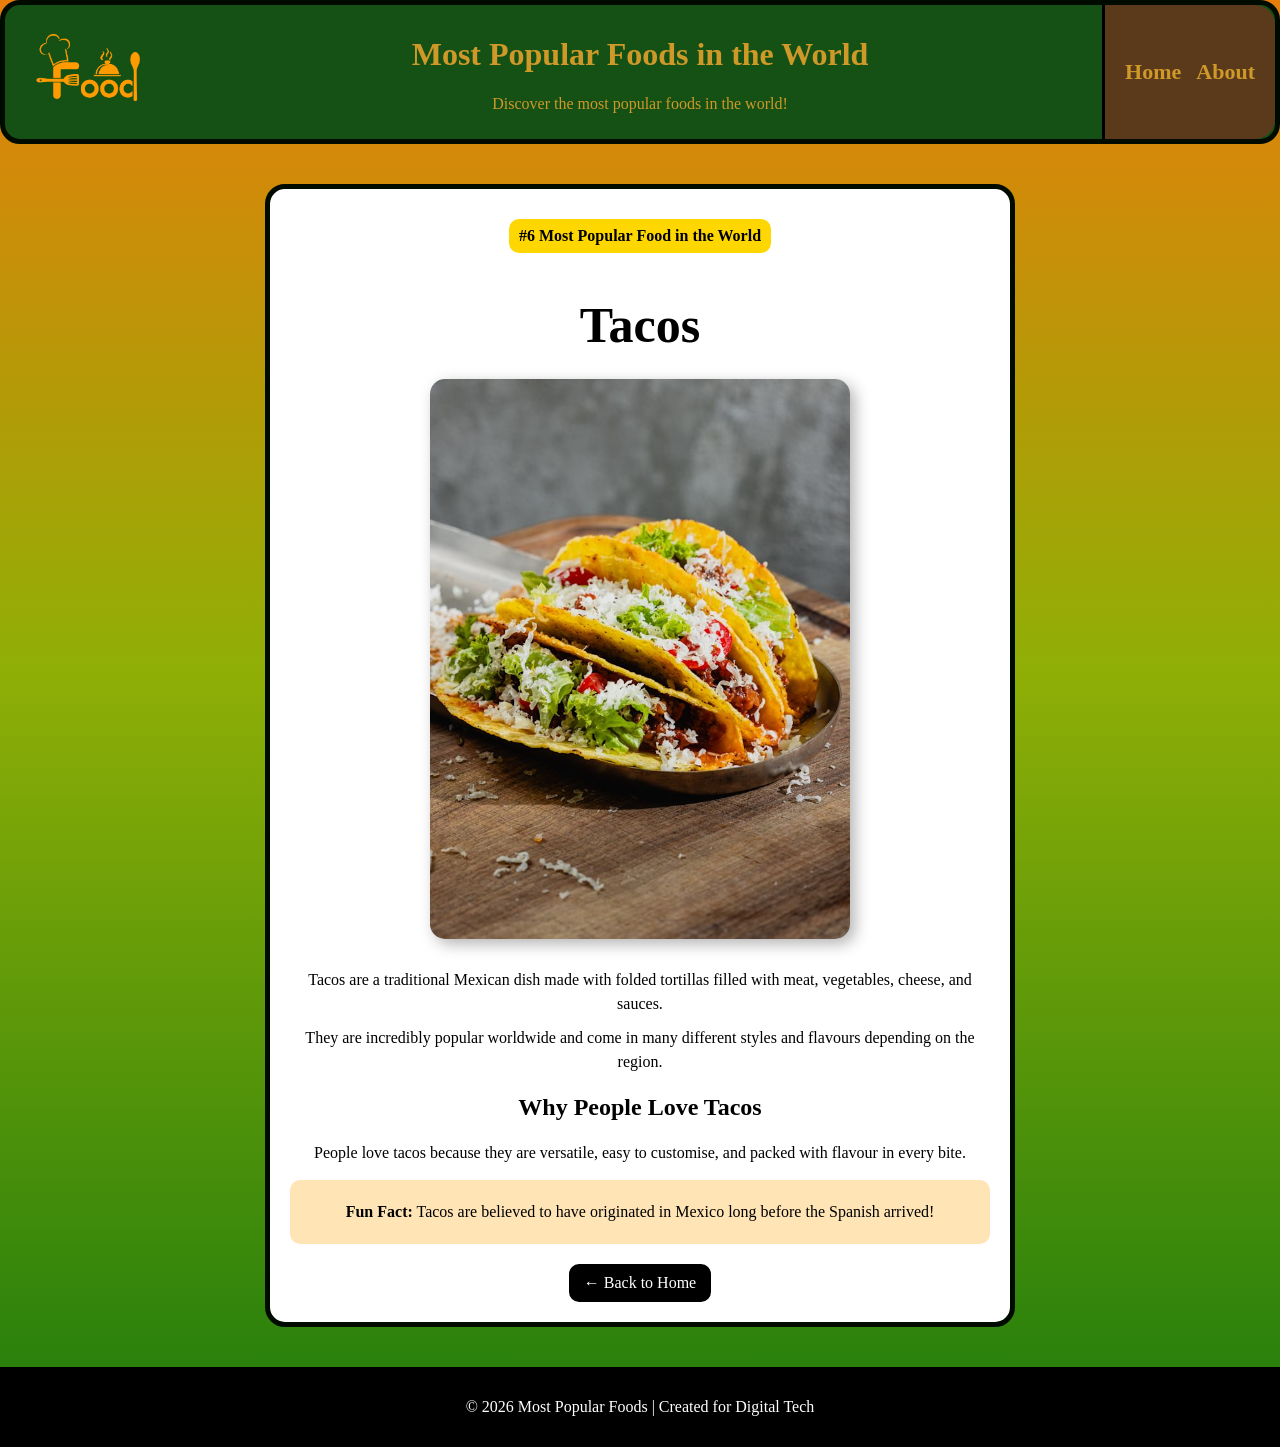
<file: FoodPages/TacosPage6.html>
<!DOCTYPE html>
<html lang="en">
<head>
<link rel="stylesheet" href="../Style.CSS">
<title>Tacos</title>
<link rel="icon" type="image/png" href="../Images/WebsiteLogo.png">
</head>

<body>

<div class="NavBar">

  <img src="../Images/WebsiteLogo.png" alt="Logo">

  <h1>Most Popular Foods in the World</h1>

  <p>Discover the most popular foods in the world!</p>

  <div class="NavRight">


    <div class="NavLinks">
      <a href="../index.html">Home</a>
      <a href="../About.html">About</a>
    </div>

  </div>
</div>

<style>
body {
    background-color: #4158D0;
    background-image: linear-gradient(180deg, #e87d0a 0%, #90af06 46%, #1e7c0d 100%);
    margin: 0;
    min-height: 100vh;
}
</style>

<div class="FoodPage">

  <p class="Rating">#6 Most Popular Food in the World</p>

  <h1>Tacos</h1>

  <img src="../Images/Tacos.jpg" alt="Tacos">

  <p>
    Tacos are a traditional Mexican dish made with folded tortillas
    filled with meat, vegetables, cheese, and sauces.
  </p>

  <p>
    They are incredibly popular worldwide and come in many different
    styles and flavours depending on the region.
  </p>

  <h2>Why People Love Tacos</h2>

  <p>
    People love tacos because they are versatile, easy to customise,
    and packed with flavour in every bite.
  </p>

  <div class="FunFact">
    <p><strong>Fun Fact:</strong> Tacos are believed to have originated in Mexico long before the Spanish arrived!</p>
  </div>

  <a href="../index.html" class="BackButton">← Back to Home</a>

</div>

<a href="#" class="BackToTop">↑ Top</a>

<div class="Footer">
  <p>© 2026 Most Popular Foods | Created for Digital Tech</p>
</div>

<script id="m3x9k1">
const btn = document.querySelector(".BackToTop");

window.addEventListener("scroll", () => {
  if (window.scrollY > 200) {
    btn.style.display = "block";
  } else {
    btn.style.display = "none";
  }
});
</script>

<script>
window.onload = () => {
  document.body.style.opacity = "1";
};
</script>

</body>
</html>
</file>
<file: Style.CSS>
.Grid {
    display: grid;
    grid-template-columns: 250px 250px 250px;
    gap: 20px;
    justify-content: center;
    margin-top: 15px;
}

.NavBar {
    position: relative;
    text-align: center;
    color: rgb(206, 153, 40);
    padding: 10px;
    box-sizing: border-box;
    border: 5px solid rgb(0, 11, 0);
    border-radius: 20px;
    background-color: rgb(21, 81, 21);
}

.NavBar img {
    position: absolute;
    top: 10px;
    left: 10px;
    width: 150px;
}

.NavRight {
    position: absolute;
    top: 0;
    right: 0;
    height: 100%;
    background-color: #5a3a1b; 
    border-left: 3px solid black;
    border-top-right-radius: 20px;
    border-bottom-right-radius: 20px;

    display: flex;
    align-items: center;
    padding: 0 20px;
}

.NavLinks {
    display: flex;
    gap: 15px;
}

.NavLinks a {
    text-decoration: none;
    color: rgb(206, 153, 40);
    font-weight: bold;
    font-size: 22px;
}

.NavLinks a:hover {
    text-decoration: underline;
}

.SearchBar {
    padding: 6px;
    border-radius: 10px;
    border: none;
    margin-right: 15px;
    width: 150px;
}

.SearchBar:focus {
    outline: none;
    box-shadow: 0 0 5px gold;
}

.box {
    padding: 10px;
    box-sizing: border-box;
    background-color: rgb(224, 117, 17);
    text-align: center;
    border: 3px solid #000000;
    border-radius: 20px;
    transition: transform 0.2s, box-shadow 0.2s;
}

.box:hover {
    transform: scale(1.05);
    box-shadow: 5px 5px 15px rgba(0,0,0,0.3);
}

.box img {
    width: 80%;
    aspect-ratio: 1 / 1;
    object-fit: cover;
}

.box a {
    text-decoration: none;
    color: black;
}

.box h3 {
    margin: 5px 0;
}

.box p {
    font-size: 15px;
}

.box:nth-child(10) {
    grid-column: 2;
}

.AboutContainer,
.AboutExtra {
    max-width: 700px;
    margin: 30px auto;
    background-color: white;
    padding: 20px;
    border-radius: 15px;
    text-align: center;
    border: 5px solid rgb(0, 11, 0);
}

.AboutExtra ul {
    list-style: none;
    padding: 0;
}

.AboutExtra li {
    margin: 10px 0;
    font-weight: bold;
}

.AboutTitle {
    text-align: center;
    margin-top: 20px;
}

.FoodPage {
    max-width: 700px;
    margin: 40px auto;
    background-color: white;
    padding: 20px;
    border-radius: 20px;
    text-align: center;
    border: 5px solid rgb(0, 11, 0);
}

.FoodPage img {
    width: 60%;
    border-radius: 15px;
    margin: 15px 0;
    box-shadow: 5px 5px 15px rgba(0,0,0,0.3);
}

.FoodPage h1 {
    font-size: 50px;
    margin-bottom: 10px;
}

.FoodPage h2 {
    font-size: 24px;
    margin-top: 20px;
}

.FoodPage p {
    margin: 10px 0;
    line-height: 1.5;
}

.FunFact {
    background-color: #ffe4b5;
    padding: 10px;
    border-radius: 10px;
    margin-top: 15px;
}

.Rating {
    font-weight: bold;
    background-color: gold;
    display: inline-block;
    padding: 5px 10px;
    border-radius: 10px;
    margin-bottom: 10px;
}

.BackButton {
    display: inline-block;
    margin-top: 20px;
    text-decoration: none;
    color: white;
    background-color: black;
    padding: 10px 15px;
    border-radius: 10px;
}

.BackButton:hover {
    background-color: #444;
}

.Footer {
    margin-top: 40px;
    padding: 15px;
    text-align: center;
    background-color: black;
    color: white;
}

body {
    margin: 0;
    min-height: 100vh;
    background-image: linear-gradient(180deg, #e87d0a 0%, #90af06 46%, #1e7c0d 100%);
}

.BackToTop {
    position: fixed;
    bottom: 20px;
    right: 20px;
    background-color: black;
    color: white;
    padding: 10px 15px;
    border-radius: 10px;
    text-decoration: none;
    font-weight: bold;
    opacity: 0.8;
    transition: 0.3s;
    display: none; 
}

.BackToTop:hover {
    opacity: 1;
    background-color: #444;
}

.box {
    transition: transform 0.3s ease, box-shadow 0.3s ease;
}

body {
    opacity: 0;
    transition: opacity 0.5s;
}

html {
    scroll-behavior: smooth;
}
</file>
